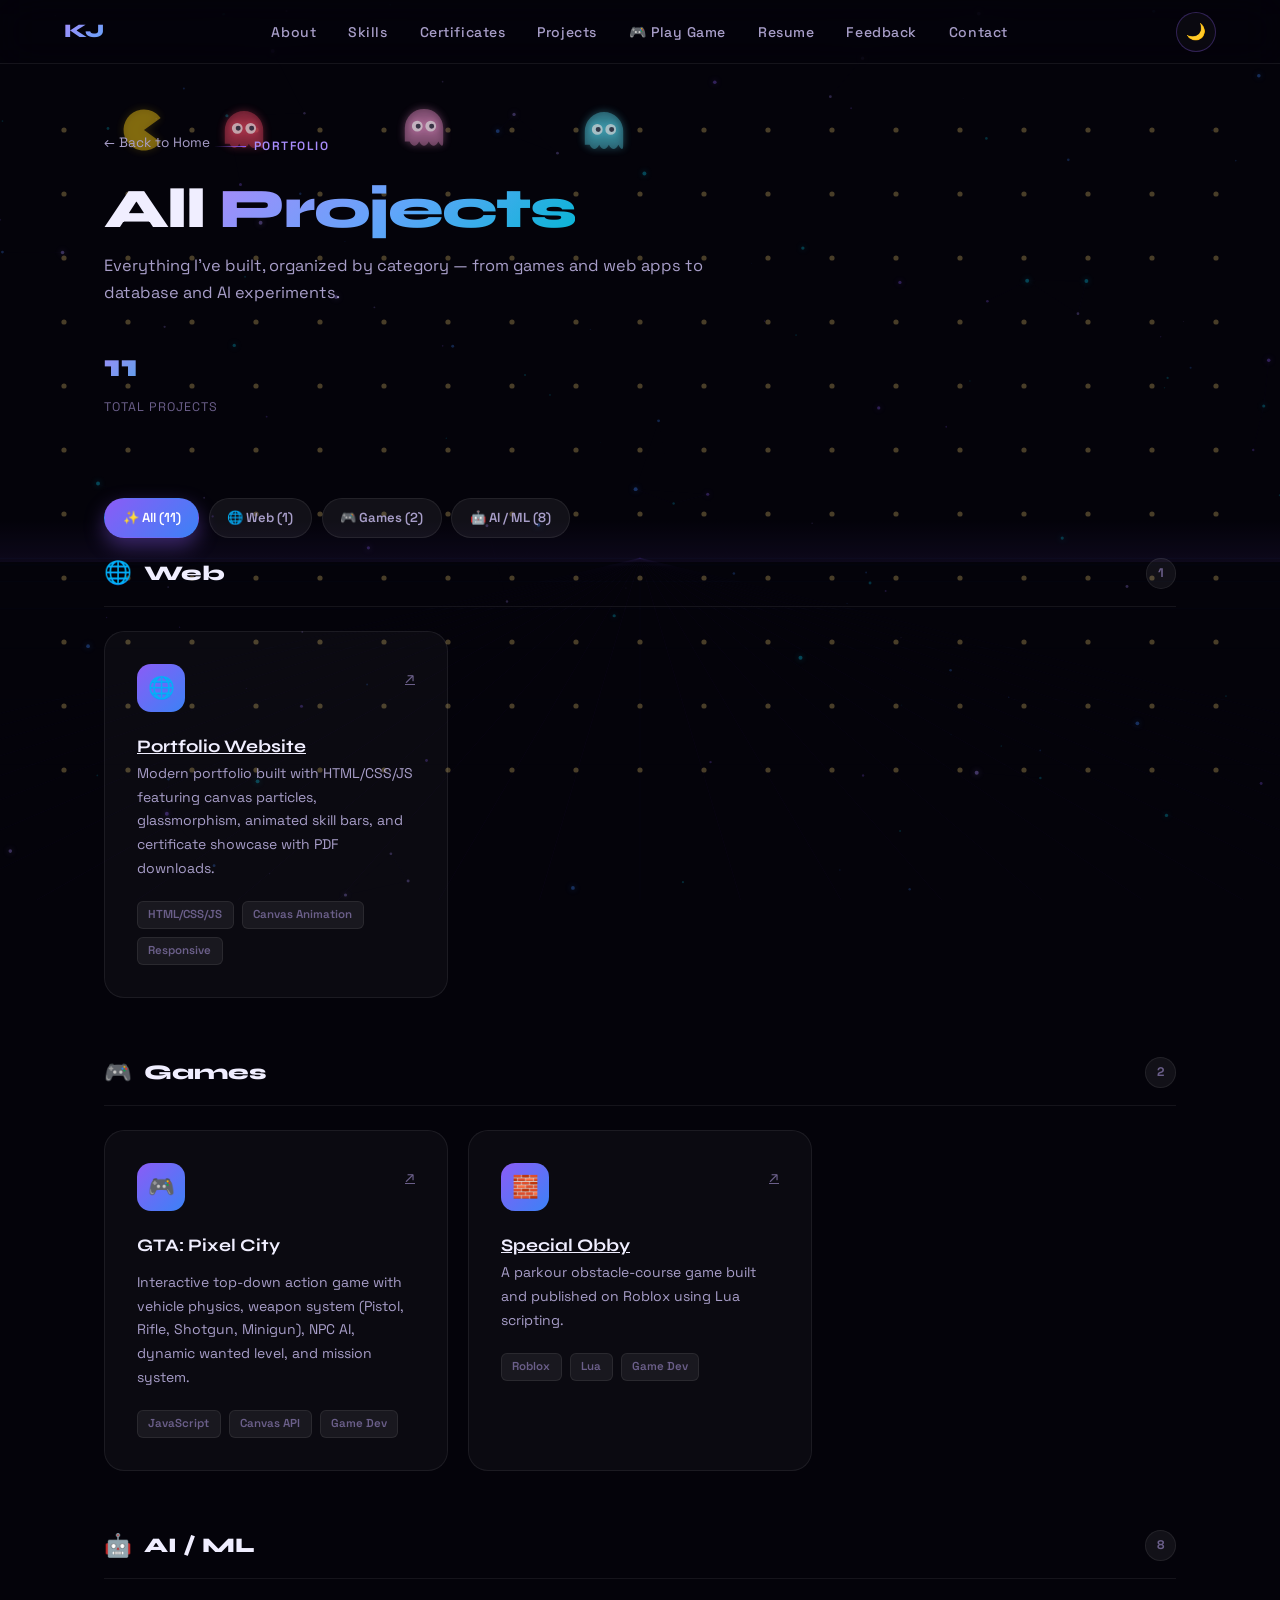
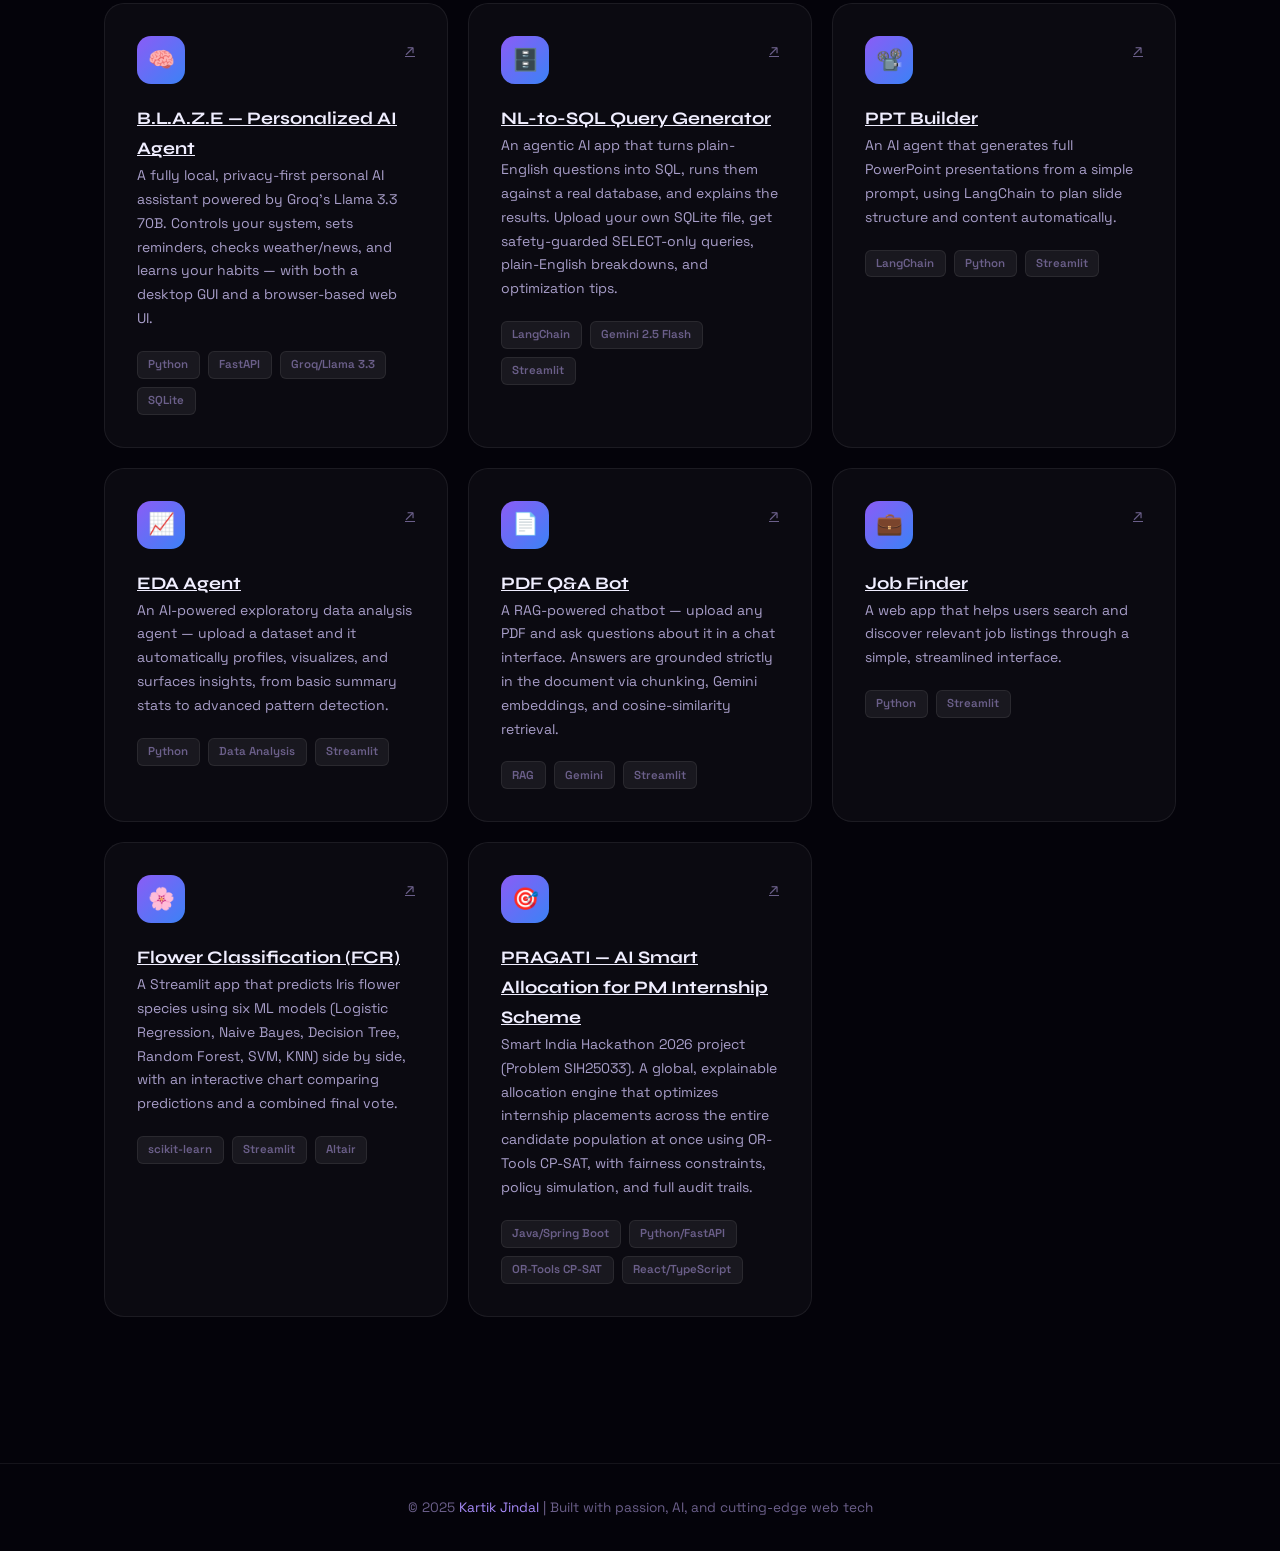
<file: pages/projects.html>
<!DOCTYPE html>
<html lang="en" data-theme="dark">
<head>
<meta charset="UTF-8">
<meta name="viewport" content="width=device-width, initial-scale=1.0">
<title>Projects — Kartik Jindal</title>
<link href="https://fonts.googleapis.com/css2?family=Syne:wght@400;500;600;700;800&family=Space+Grotesk:wght@300;400;500;600&display=swap" rel="stylesheet">
<link rel="stylesheet" href="../css/style.css">
<link rel="icon" href="data:image/svg+xml,<svg xmlns='http://www.w3.org/2000/svg' viewBox='0 0 100 100'><rect fill='%237c3aed' width='100' height='100'/><text x='50' y='60' font-size='60' fill='white' font-weight='bold' text-anchor='middle' dominant-baseline='middle'>K</text></svg>">
</head>
<body>

<canvas id="bg-canvas"></canvas>
<canvas id="pacman-canvas"></canvas>

<nav>
  <a href="../index.html#hero" class="nav-logo">KJ</a>
  <ul class="nav-links" id="nav-links">
    <li><a href="../index.html#about">About</a></li>
    <li><a href="../index.html#skills">Skills</a></li>
    <li><a href="certificates.html">Certificates</a></li>
    <li><a href="projects.html">Projects</a></li>
    <li><a href="#" onclick="document.getElementById('gameModal').style.display='flex'; return false;">🎮 Play Game</a></li>
    <li><a href="../index.html#resume">Resume</a></li>
    <li><a href="../index.html#feedback">Feedback</a></li>
    <li><a href="../index.html#contact">Contact</a></li>
  </ul>
  <div class="nav-actions">
    <button id="theme-toggle" title="Toggle theme">🌙</button>
    <div class="hamburger" id="hamburger" aria-label="Menu">
      <span></span><span></span><span></span>
    </div>
  </div>
</nav>

<main>

<div class="page-hero">
  <a href="../index.html" class="back-link reveal">← Back to Home</a>
  <div class="section-label reveal">Portfolio</div>
  <h2 class="section-title reveal reveal-delay-1">All <span class="gradient-text">Projects</span></h2>
  <p class="page-sub reveal reveal-delay-2">Everything I've built, organized by category — from games and web apps to database and AI experiments.</p>
  <div class="page-stats reveal reveal-delay-3" id="project-stats"></div>
</div>

<section class="section-pad-top">
  <div class="category-filters reveal" id="project-filter-pills"></div>
  <div id="projects-grouped"></div>
</section>

</main>

<footer>
  <p>© 2025 <span>Kartik Jindal</span> | Built with passion, AI, and cutting-edge web tech</p>
</footer>

<!-- Game Modal -->
<div id="gameModal" class="game-modal">
  <div class="game-modal-inner">
    <button onclick="document.getElementById('gameModal').style.display='none'"
            class="game-modal-close">✕</button>
    <iframe src="https://blazeo8.github.io/pixel-city-game/index.html"
            width="100%" height="620px"
            class="game-modal-iframe"
            allowfullscreen></iframe>
  </div>
</div>

<script>window.ASSET_BASE = '../';</script>
<script src="../js/data.js"></script>
<script src="../js/cards.js"></script>
<script src="../js/background.js"></script>
<script src="../js/pacman-bg.js"></script>
<script src="../js/common.js"></script>
<script src="../js/projects.js"></script>
</body>
</html>
</file>
<file: css/style.css>
/* Certificate Image Thumbs */
.cert-thumb-img {
  width: 100%; height: 160px; object-fit: cover; 
}

.cert-links {
  display: flex; gap: 0.5rem; margin-top: 0.75rem; flex-wrap: wrap;
}

.cert-btn {
  padding: 0.3rem 0.8rem; border-radius: 6px; 
  font-size: 0.75rem; font-weight: 600; 
  background: var(--surface2); border: 1px solid var(--border2);
  color: var(--purple2); text-decoration: none; transition: all 0.3s;
}

.cert-btn:hover {
  background: var(--purple); color: white; 
  box-shadow: 0 0 12px var(--glow-p);
}

.cert-btn.download {
  background: linear-gradient(135deg, var(--blue), var(--cyan));
  color: white; border-color: var(--blue);
}

.about-avatar {
  width: 260px; height: 260px; border-radius: 28px; 
  object-fit: cover; border: 4px solid rgba(139,92,246,0.3);
  position: relative; z-index: 2;
}

/* Feedback List Styling */
#feedbackList {
  max-height: 300px; overflow-y: auto; 
  padding: 1rem; background: var(--surface); 
  border-radius: 12px; border: 1px solid var(--border);
}

#feedbackList li {
  padding: 0.75rem; margin-bottom: 0.75rem; 
  background: var(--surface2); border-radius: 8px; 
  text-align: left; list-style: none;
}

#feedbackList li:last-child { margin-bottom: 0; }

*,*::before,*::after{box-sizing:border-box;margin:0;padding:0}
:root{
--bg:#04030a;
--bg2:#080614;
--surface:rgba(255,255,255,0.03);
--surface2:rgba(255,255,255,0.06);
--border:rgba(255,255,255,0.07);
--border2:rgba(139,92,246,0.3);
--text:#f0eeff;
--text2:#a89ec9;
--text3:#6b5f8a;
--purple:#8b5cf6;
--purple2:#a78bfa;
--blue:#3b82f6;
--blue2:#60a5fa;
--cyan:#06b6d4;
--pink:#ec4899;
--glow-p:rgba(139,92,246,0.4);
--glow-b:rgba(59,130,246,0.3);
--glow-c:rgba(6,182,212,0.3);
--nav-h:64px;
--font-head:'Syne',sans-serif;
--font-body:'Space Grotesk',sans-serif;
}
[data-theme="light"]{
--bg:#f8f6ff;
--bg2:#ffffff;
--surface:rgba(139,92,246,0.04);
--surface2:rgba(139,92,246,0.08);
--border:rgba(139,92,246,0.12);
--border2:rgba(139,92,246,0.35);
--text:#1a0a3a;
--text2:#5b3f8a;
--text3:#9b80cc;
--glow-p:rgba(139,92,246,0.2);
--glow-b:rgba(59,130,246,0.15);
--glow-c:rgba(6,182,212,0.15);
}
html{scroll-behavior:smooth;scroll-padding-top:var(--nav-h)}
body{background:var(--bg);color:var(--text);font-family:var(--font-body);font-size:16px;line-height:1.7;overflow-x:hidden;transition:background .4s,color .4s}
::selection{background:rgba(139,92,246,0.35);color:#fff}

/* SCROLLBAR */
::-webkit-scrollbar{width:4px}
::-webkit-scrollbar-track{background:var(--bg)}
::-webkit-scrollbar-thumb{background:var(--purple);border-radius:2px}

/* CANVAS BG */
#bg-canvas{position:fixed;inset:0;z-index:0;pointer-events:none;opacity:.6}
#pacman-canvas{position:fixed;inset:0;z-index:0;pointer-events:none;opacity:.8}

/* NAV */
nav{position:fixed;top:0;left:0;right:0;z-index:100;height:var(--nav-h);display:flex;align-items:center;justify-content:space-between;padding:0 clamp(1.5rem,5vw,4rem);background:rgba(4,3,10,0.6);backdrop-filter:blur(20px);border-bottom:1px solid var(--border);transition:background .4s}
[data-theme="light"] nav{background:rgba(248,246,255,0.7)}
.nav-logo{font-family:var(--font-head);font-weight:800;font-size:1.2rem;background:linear-gradient(135deg,var(--purple2),var(--blue2));-webkit-background-clip:text;-webkit-text-fill-color:transparent;letter-spacing:-.02em}
.nav-links{display:flex;gap:2rem;list-style:none}
.nav-links a{color:var(--text2);text-decoration:none;font-size:.875rem;font-weight:500;letter-spacing:.04em;transition:color .2s;position:relative}
.nav-links a::after{content:'';position:absolute;bottom:-4px;left:0;width:0;height:1px;background:var(--purple);transition:width .3s}
.nav-links a:hover{color:var(--text)}.nav-links a:hover::after{width:100%}
.nav-actions{display:flex;gap:.75rem;align-items:center}
#theme-toggle{width:40px;height:40px;border-radius:50%;border:1px solid var(--border2);background:var(--surface);cursor:pointer;display:flex;align-items:center;justify-content:center;font-size:1rem;transition:all .3s;color:var(--text2)}
#theme-toggle:hover{background:var(--surface2);box-shadow:0 0 16px var(--glow-p);color:var(--text)}
.hamburger{display:none;flex-direction:column;gap:5px;cursor:pointer;padding:8px;border:none;background:none}
.hamburger span{display:block;width:22px;height:2px;background:var(--text2);border-radius:1px;transition:all .3s}

/* MAIN */
main{position:relative;z-index:1}
section{padding:clamp(4rem,10vh,7rem) clamp(1.5rem,5vw,4rem);max-width:1200px;margin:0 auto}

/* SECTION LABEL */
.section-label{display:inline-flex;align-items:center;gap:.5rem;font-size:.75rem;font-weight:600;letter-spacing:.12em;text-transform:uppercase;color:var(--purple2);margin-bottom:1rem;opacity:.8}
.section-label::before{content:'';display:block;width:2rem;height:1px;background:linear-gradient(90deg,transparent,var(--purple))}
.section-title{font-family:var(--font-head);font-size:clamp(2rem,5vw,3.5rem);font-weight:800;line-height:1.1;letter-spacing:-.03em;margin-bottom:1.5rem}
.gradient-text{background:linear-gradient(135deg,var(--purple2) 0%,var(--blue2) 50%,var(--cyan) 100%);-webkit-background-clip:text;-webkit-text-fill-color:transparent}

/* REVEAL ANIMATION */
.reveal{opacity:0;transform:translateY(32px);transition:opacity .7s cubic-bezier(.16,1,.3,1),transform .7s cubic-bezier(.16,1,.3,1)}
.reveal.visible{opacity:1;transform:translateY(0)}
.reveal-delay-1{transition-delay:.1s}
.reveal-delay-2{transition-delay:.2s}
.reveal-delay-3{transition-delay:.3s}
.reveal-delay-4{transition-delay:.4s}

/* ===== HERO ===== */
#hero{min-height:100vh;display:flex;flex-direction:column;justify-content:center;padding-top:calc(var(--nav-h) + 2rem);position:relative;overflow:hidden}
.hero-content{position:relative;z-index:2}
.hero-eyebrow{display:inline-flex;align-items:center;gap:.75rem;padding:.5rem 1.25rem;background:var(--surface2);border:1px solid var(--border2);border-radius:100px;font-size:.8rem;font-weight:500;color:var(--purple2);margin-bottom:2rem;animation:fadeDown .8s ease both}
.hero-eyebrow span{width:6px;height:6px;background:var(--cyan);border-radius:50%;animation:pulse-dot 2s infinite}
@keyframes fadeDown{from{opacity:0;transform:translateY(-16px)}to{opacity:1;transform:translateY(0)}}
@keyframes pulse-dot{0%,100%{box-shadow:0 0 0 0 rgba(6,182,212,.6)}50%{box-shadow:0 0 0 6px rgba(6,182,212,0)}}
.hero-name{font-family:var(--font-head);font-size:clamp(3rem,9vw,7rem);font-weight:800;line-height:1;letter-spacing:-.04em;margin-bottom:1rem;animation:fadeUp .8s .15s ease both}
@keyframes fadeUp{from{opacity:0;transform:translateY(24px)}to{opacity:1;transform:translateY(0)}}
.hero-name .line1{display:block;color:var(--text)}
.hero-name .line2{display:block;background:linear-gradient(135deg,var(--purple) 0%,var(--blue) 40%,var(--cyan) 100%);-webkit-background-clip:text;-webkit-text-fill-color:transparent}
.typing-container{font-size:clamp(1rem,2.5vw,1.35rem);color:var(--text2);min-height:2em;margin-bottom:2.5rem;animation:fadeUp .8s .3s ease both}
.cursor{display:inline-block;width:2px;height:1.1em;background:var(--purple);margin-left:2px;vertical-align:middle;animation:blink 1s infinite}
@keyframes blink{0%,100%{opacity:1}50%{opacity:0}}
.hero-desc{max-width:540px;color:var(--text2);font-size:1.05rem;line-height:1.8;margin-bottom:3rem;animation:fadeUp .8s .45s ease both}
.hero-cta{display:flex;flex-wrap:wrap;gap:1rem;animation:fadeUp .8s .6s ease both}
.btn-primary{display:inline-flex;align-items:center;gap:.6rem;padding:.875rem 2rem;background:linear-gradient(135deg,var(--purple),var(--blue));border:none;border-radius:12px;color:#fff;font-family:var(--font-body);font-size:.95rem;font-weight:600;cursor:pointer;text-decoration:none;transition:all .3s;position:relative;overflow:hidden}
.btn-primary::before{content:'';position:absolute;inset:0;background:linear-gradient(135deg,var(--blue),var(--cyan));opacity:0;transition:opacity .3s}
.btn-primary:hover{transform:translateY(-2px);box-shadow:0 16px 40px rgba(139,92,246,.4)}
.btn-primary:hover::before{opacity:1}
.btn-primary span{position:relative;z-index:1}
.btn-outline{display:inline-flex;align-items:center;gap:.6rem;padding:.875rem 2rem;background:transparent;border:1px solid var(--border2);border-radius:12px;color:var(--text);font-family:var(--font-body);font-size:.95rem;font-weight:500;cursor:pointer;text-decoration:none;transition:all .3s}
.btn-outline:hover{background:var(--surface2);border-color:var(--purple);box-shadow:0 0 24px var(--glow-p);transform:translateY(-2px)}
.hero-scroll{position:absolute;bottom:2.5rem;left:50%;transform:translateX(-50%);display:flex;flex-direction:column;align-items:center;gap:.5rem;color:var(--text3);font-size:.75rem;letter-spacing:.1em;animation:fadeUp 1s 1.2s ease both}
.scroll-line{width:1px;height:40px;background:linear-gradient(to bottom,var(--purple),transparent);animation:scrollPulse 2s infinite}
@keyframes scrollPulse{0%{transform:scaleY(1);opacity:1}100%{transform:scaleY(0);opacity:0;transform-origin:top}}
.hero-glow{position:absolute;top:50%;left:40%;transform:translate(-50%,-50%);width:600px;height:600px;background:radial-gradient(ellipse,rgba(139,92,246,.15) 0%,transparent 70%);pointer-events:none;z-index:1;animation:glowPulse 4s ease-in-out infinite}
@keyframes glowPulse{0%,100%{transform:translate(-50%,-50%) scale(1)}50%{transform:translate(-50%,-50%) scale(1.1)}}

/* ===== ABOUT ===== */
#about .about-grid{display:grid;grid-template-columns:1fr 1fr;gap:4rem;align-items:center}
.about-image-wrap{position:relative;display:flex;justify-content:center}
.about-avatar{width:260px;height:260px;border-radius:28px;background:linear-gradient(135deg,var(--purple),var(--blue),var(--cyan));display:flex;align-items:center;justify-content:center;font-family:var(--font-head);font-size:6rem;font-weight:800;color:rgba(255,255,255,.9);position:relative;animation:float 4s ease-in-out infinite}
@keyframes float{0%,100%{transform:translateY(0) rotate(-1deg)}50%{transform:translateY(-14px) rotate(1deg)}}
.avatar-ring{position:absolute;inset:-16px;border-radius:40px;border:1px solid rgba(139,92,246,.3);animation:rotate-ring 8s linear infinite}
.avatar-ring2{position:absolute;inset:-32px;border-radius:52px;border:1px solid rgba(59,130,246,.15);animation:rotate-ring 14s linear infinite reverse}
@keyframes rotate-ring{to{transform:rotate(360deg)}}
.avatar-blob{position:absolute;inset:-60px;background:radial-gradient(ellipse,rgba(139,92,246,.15),transparent 70%);z-index:-1}
.about-text p{color:var(--text2);font-size:1.05rem;margin-bottom:1.25rem;line-height:1.8}
.about-tags{display:flex;flex-wrap:wrap;gap:.6rem;margin-top:1.5rem}
.tag{padding:.35rem .9rem;border-radius:100px;background:var(--surface2);border:1px solid var(--border2);font-size:.8rem;font-weight:500;color:var(--purple2);transition:all .2s}
.tag:hover{background:rgba(139,92,246,.15);box-shadow:0 0 12px var(--glow-p)}

/* ===== SKILLS ===== */
#skills{background:transparent}
.skills-grid{display:grid;grid-template-columns:repeat(auto-fill,minmax(200px,1fr));gap:1.25rem;margin-top:2.5rem}
.skill-card{padding:1.75rem 1.5rem;background:var(--surface);border:1px solid var(--border);border-radius:20px;cursor:default;transition:all .4s cubic-bezier(.16,1,.3,1);position:relative;overflow:hidden}
.skill-card::before{content:'';position:absolute;inset:0;background:linear-gradient(135deg,var(--purple),var(--blue));opacity:0;transition:opacity .4s}
.skill-card:hover{transform:translateY(-6px) scale(1.02);border-color:var(--border2);box-shadow:0 20px 50px var(--glow-p)}
.skill-card:hover::before{opacity:.07}
.skill-icon{font-size:2rem;margin-bottom:1rem;display:block;transition:transform .4s}
.skill-card:hover .skill-icon{transform:scale(1.2) rotate(-5deg)}
.skill-name{font-family:var(--font-head);font-size:1rem;font-weight:700;color:var(--text);margin-bottom:.4rem}
.skill-desc{font-size:.8rem;color:var(--text2);line-height:1.5}
.skill-bar-wrap{margin-top:1rem;height:3px;background:var(--border);border-radius:2px;overflow:hidden}
.skill-bar{height:100%;background:linear-gradient(90deg,var(--purple),var(--blue));border-radius:2px;width:0;transition:width 1.2s cubic-bezier(.16,1,.3,1)}

/* ===== CERTS ===== */
#certificates .certs-header{display:flex;align-items:center;flex-wrap:wrap;gap:1rem;margin-bottom:2.5rem}
.cert-search{flex:1;min-width:220px;padding:.65rem 1.25rem;background:var(--surface2);border:1px solid var(--border);border-radius:12px;color:var(--text);font-family:var(--font-body);font-size:.9rem;outline:none;transition:all .3s}
.cert-search::placeholder{color:var(--text3)}
.cert-search:focus{border-color:var(--border2);box-shadow:0 0 0 3px rgba(139,92,246,.1)}
.certs-grid{display:grid;grid-template-columns:repeat(auto-fill,minmax(280px,1fr));gap:1.25rem}

.cert-card{background:var(--surface);border:1px solid var(--border);border-radius:20px;overflow:hidden;cursor:pointer;transition:all .4s cubic-bezier(.16,1,.3,1);position:relative}
.cert-card:hover{transform:translateY(-6px);border-color:var(--border2);box-shadow:0 20px 50px var(--glow-b)}
.cert-thumb{height:160px;background:linear-gradient(135deg,var(--purple) 0%,var(--blue) 100%);display:flex;align-items:center;justify-content:center;font-size:3rem;position:relative;overflow:hidden}
.cert-thumb::after{content:'';position:absolute;inset:0;background:linear-gradient(to bottom,transparent 40%,rgba(0,0,0,.5))}
.cert-body{padding:1.25rem}
.cert-title{font-family:var(--font-head);font-weight:700;font-size:1rem;color:var(--text);margin-bottom:.35rem}
.cert-issuer{font-size:.8rem;color:var(--text2)}
.cert-badge{display:inline-flex;align-items:center;gap:.3rem;padding:.25rem .7rem;border-radius:100px;background:rgba(139,92,246,.12);border:1px solid rgba(139,92,246,.2);font-size:.72rem;font-weight:600;color:var(--purple2);margin-top:.75rem}
.cert-card[hidden]{display:none!important}

/* ===== PROJECTS ===== */
.projects-grid{display:grid;grid-template-columns:repeat(auto-fill,minmax(320px,1fr));gap:1.5rem;margin-top:2.5rem}
.project-card{background:var(--surface);border:1px solid var(--border);border-radius:20px;padding:2rem;transition:all .4s cubic-bezier(.16,1,.3,1);position:relative;overflow:hidden;cursor:pointer}
.project-card::before{content:'';position:absolute;inset:0;background:var(--pc-grad,linear-gradient(135deg,var(--purple),var(--blue)));opacity:0;transition:opacity .4s}
.project-card:hover{transform:translateY(-8px);box-shadow:0 24px 60px var(--glow-p);border-color:var(--border2)}
.project-card:hover::before{opacity:.06}
.project-header{display:flex;justify-content:space-between;align-items:flex-start;margin-bottom:1.25rem}
.project-icon{width:48px;height:48px;border-radius:14px;background:linear-gradient(135deg,var(--purple),var(--blue));display:flex;align-items:center;justify-content:center;font-size:1.35rem;flex-shrink:0}
.project-link-icon{color:var(--text3);transition:color .2s,transform .2s}
.project-card:hover .project-link-icon{color:var(--purple2);transform:translate(3px,-3px)}
.project-title{font-family:var(--font-head);font-weight:700;font-size:1.1rem;color:var(--text);margin-bottom:.6rem}
.project-desc{font-size:.875rem;color:var(--text2);line-height:1.7;margin-bottom:1.25rem}
.project-tags{display:flex;flex-wrap:wrap;gap:.5rem}
.project-tag{padding:.2rem .65rem;border-radius:6px;background:var(--surface2);border:1px solid var(--border);font-size:.72rem;font-weight:600;color:var(--text3);transition:all .2s}
.project-card:hover .project-tag{border-color:var(--border2);color:var(--purple2)}

/* ===== RESUME ===== */
#resume{text-align:center}
.resume-box{display:inline-flex;flex-direction:column;align-items:center;gap:2rem;padding:4rem;background:var(--surface);border:1px solid var(--border);border-radius:28px;max-width:540px;width:100%;position:relative;overflow:hidden}
.resume-box::before{content:'';position:absolute;inset:0;background:linear-gradient(135deg,rgba(139,92,246,.05),rgba(59,130,246,.05));pointer-events:none}
.resume-icon{font-size:3.5rem;animation:float 4s ease-in-out infinite}
.resume-box h3{font-family:var(--font-head);font-size:1.5rem;font-weight:800;color:var(--text)}
.resume-box p{color:var(--text2);font-size:.95rem}
.btn-download{display:inline-flex;align-items:center;gap:.75rem;padding:1rem 2.5rem;background:linear-gradient(135deg,var(--purple),var(--blue));border:none;border-radius:14px;color:#fff;font-family:var(--font-body);font-size:1rem;font-weight:600;cursor:pointer;text-decoration:none;transition:all .3s;position:relative;overflow:hidden}
.btn-download::after{content:'';position:absolute;top:50%;left:50%;width:0;height:0;background:rgba(255,255,255,.15);border-radius:50%;transform:translate(-50%,-50%);transition:width .5s,height .5s}
.btn-download:hover::after{width:300px;height:300px}
.btn-download:hover{transform:translateY(-3px);box-shadow:0 20px 50px rgba(139,92,246,.5)}

/* ===== CONTACT ===== */
#contact .contact-grid{display:grid;grid-template-columns:1fr 1.4fr;gap:4rem;align-items:start}
.contact-info h2{font-family:var(--font-head);font-size:clamp(1.5rem,4vw,2.5rem);font-weight:800;line-height:1.2;margin-bottom:1rem}
.contact-info p{color:var(--text2);line-height:1.8;margin-bottom:2rem}
.social-links{display:flex;flex-direction:column;gap:.75rem}
.social-link{display:flex;align-items:center;gap:1rem;padding:.85rem 1.25rem;background:var(--surface);border:1px solid var(--border);border-radius:14px;color:var(--text2);text-decoration:none;transition:all .3s;font-weight:500}
.social-link:hover{background:var(--surface2);border-color:var(--border2);color:var(--text);box-shadow:0 8px 24px var(--glow-p);transform:translateX(4px)}
.social-icon{width:36px;height:36px;border-radius:10px;background:linear-gradient(135deg,var(--purple),var(--blue));display:flex;align-items:center;justify-content:center;font-size:1rem;flex-shrink:0}
.contact-form{background:var(--surface);border:1px solid var(--border);border-radius:24px;padding:2.5rem}
.form-group{margin-bottom:1.5rem;position:relative}
.form-group label{display:block;font-size:.8rem;font-weight:600;letter-spacing:.06em;text-transform:uppercase;color:var(--text3);margin-bottom:.6rem;transition:color .2s}
.form-group:focus-within label{color:var(--purple2)}
.form-control{width:100%;padding:.85rem 1.25rem;background:var(--surface2);border:1px solid var(--border);border-radius:12px;color:var(--text);font-family:var(--font-body);font-size:.95rem;outline:none;transition:all .3s;resize:none}
.form-control::placeholder{color:var(--text3)}
.form-control:focus{border-color:var(--border2);box-shadow:0 0 0 3px rgba(139,92,246,.1),0 0 20px rgba(139,92,246,.05)}
textarea.form-control{height:130px}
.form-row{display:grid;grid-template-columns:1fr 1fr;gap:1rem}
.submit-btn{width:100%;padding:1rem;background:linear-gradient(135deg,var(--purple),var(--blue));border:none;border-radius:12px;color:#fff;font-family:var(--font-body);font-size:1rem;font-weight:600;cursor:pointer;transition:all .3s;position:relative;overflow:hidden}
.submit-btn:hover{transform:translateY(-2px);box-shadow:0 16px 40px rgba(139,92,246,.4)}

/* ===== FOOTER ===== */
footer{border-top:1px solid var(--border);padding:2rem clamp(1.5rem,5vw,4rem);text-align:center;color:var(--text3);font-size:.85rem;position:relative;z-index:1}
footer span{color:var(--purple2)}

/* ===== CATALOG PAGE HEADER ===== */
.page-hero{padding:calc(var(--nav-h) + 4rem) clamp(1.5rem,5vw,4rem) 2rem;max-width:1200px;margin:0 auto;position:relative;z-index:1}
.page-hero .back-link{display:inline-flex;align-items:center;gap:.4rem;color:var(--text2);text-decoration:none;font-size:.85rem;margin-bottom:1.5rem;transition:color .2s}
.page-hero .back-link:hover{color:var(--purple2)}
.page-hero .section-title{margin-bottom:.75rem}
.page-hero .page-sub{color:var(--text2);max-width:640px;font-size:1.02rem;line-height:1.7}
.page-stats{display:flex;gap:2rem;margin-top:2rem;flex-wrap:wrap}
.page-stat{display:flex;flex-direction:column;gap:.2rem}
.page-stat-num{font-family:var(--font-head);font-size:2rem;font-weight:800;background:linear-gradient(135deg,var(--purple2),var(--cyan));-webkit-background-clip:text;-webkit-text-fill-color:transparent}
.page-stat-label{font-size:.78rem;color:var(--text3);text-transform:uppercase;letter-spacing:.08em}

/* ===== CATEGORY FILTER PILLS ===== */
.category-filters{display:flex;gap:.6rem;flex-wrap:wrap;margin:2rem 0 1rem}
.cat-pill{display:inline-flex;align-items:center;gap:.4rem;padding:.5rem 1.1rem;border-radius:100px;background:var(--surface2);border:1px solid var(--border);color:var(--text2);font-size:.82rem;font-weight:600;cursor:pointer;transition:all .25s;user-select:none}
.cat-pill:hover{border-color:var(--border2);color:var(--text)}
.cat-pill.active{background:linear-gradient(135deg,var(--purple),var(--blue));color:#fff;border-color:transparent;box-shadow:0 8px 20px var(--glow-p)}

/* ===== CATEGORY SECTION BLOCKS (grouped catalog view) ===== */
.category-block{margin-bottom:3.5rem}
.category-block[hidden]{display:none}
.category-header{display:flex;align-items:center;gap:.75rem;margin-bottom:1.5rem;padding-bottom:.85rem;border-bottom:1px solid var(--border)}
.category-header .category-icon{font-size:1.4rem}
.category-header h3{font-family:var(--font-head);font-size:1.3rem;font-weight:800;color:var(--text)}
.category-count{margin-left:auto;font-size:.78rem;font-weight:700;color:var(--text3);background:var(--surface2);padding:.25rem .7rem;border-radius:100px;border:1px solid var(--border)}
.cert-grid-inner,.projects-grid-inner{display:grid;grid-template-columns:repeat(auto-fill,minmax(280px,1fr));gap:1.25rem}
.projects-grid-inner{grid-template-columns:repeat(auto-fill,minmax(320px,1fr))}

/* ===== LOCKED / IN-PROGRESS CERT CARDS ===== */
.cert-thumb-placeholder{height:160px;display:flex;align-items:center;justify-content:center;font-size:2.25rem;background:repeating-linear-gradient(135deg,var(--surface2),var(--surface2) 10px,var(--surface) 10px,var(--surface) 20px);opacity:.7}
.cert-card.cert-locked{opacity:.72}
.cert-card.cert-locked:hover{opacity:1}
.cert-badge-progress{background:rgba(6,182,212,.12);border-color:rgba(6,182,212,.25);color:var(--cyan)}
.view-all-link{display:inline-flex;align-items:center;gap:.5rem;margin-top:2rem;padding:.8rem 1.75rem;border-radius:12px;background:var(--surface2);border:1px solid var(--border2);color:var(--text);text-decoration:none;font-weight:600;font-size:.9rem;transition:all .3s}
.view-all-link:hover{background:linear-gradient(135deg,var(--purple),var(--blue));color:#fff;box-shadow:0 12px 30px var(--glow-p);transform:translateY(-2px)}
.section-footer-cta{display:flex;justify-content:center;margin-top:1rem}

/* MOBILE */
@media(max-width:768px){
nav .nav-links{display:none;position:fixed;inset:var(--nav-h) 0 0 0;background:rgba(4,3,10,.97);flex-direction:column;align-items:center;justify-content:center;gap:2rem;z-index:99}
[data-theme="light"] nav .nav-links{background:rgba(248,246,255,.97)}
nav .nav-links.open{display:flex}
.hamburger{display:flex}
#about .about-grid{grid-template-columns:1fr;gap:2.5rem}
.about-image-wrap{order:-1}
#contact .contact-grid{grid-template-columns:1fr;gap:2.5rem}
.form-row{grid-template-columns:1fr}
.hero-name{font-size:clamp(2.5rem,12vw,4rem)}
.resume-box{padding:2.5rem 1.5rem}
}


/* ===== UTILITY CLASSES (replacing inline styles) ===== */
.avatar-wrap{position:relative;display:inline-block}
.flex-center{display:flex;justify-content:center}
.text-muted-top{color:var(--text2);margin-top:.5rem}
.form-narrow{max-width:600px;margin:0 auto}
.feedback-msg{margin-top:1rem;text-align:center}
.feedback-list-wrap{margin-top:2rem}
.contact-email-line{color:var(--text2);line-height:1.8;margin-bottom:2rem}
.social-link-title{font-size:.95rem;font-weight:600;color:var(--text)}
.social-link-sub{font-size:.8rem;color:var(--text3)}
.social-icon-linkedin{background:linear-gradient(135deg,#0ea5e9,#3b82f6)}
.social-icon-email{background:linear-gradient(135deg,#ec4899,#8b5cf6)}
.section-pad-top{padding-top:1rem}

/* Game modal */
.game-modal{display:none;position:fixed;inset:0;background:rgba(0,0,0,0.85);z-index:9999;align-items:center;justify-content:center}
.game-modal.open{display:flex}
.game-modal-inner{position:relative;width:90%;max-width:960px}
.game-modal-close{position:absolute;top:-40px;right:0;color:#fff;background:none;border:none;font-size:28px;cursor:pointer;line-height:1}
.game-modal-iframe{border:none;border-radius:12px;display:block}

/* Certificate image modal (lightbox) */
.cert-modal{position:fixed;inset:0;background:rgba(0,0,0,0.9);z-index:9999;display:flex;align-items:center;justify-content:center;padding:2rem;opacity:0;pointer-events:none;transition:opacity 0.28s ease}
.cert-modal.open{opacity:1;pointer-events:auto;cursor:zoom-out}
.cert-modal-inner{position:relative;max-width:min(92vw,1000px);max-height:88vh;cursor:default;transform:scale(0.82) translateY(30px);opacity:0;transition:transform 0.38s cubic-bezier(.19,1.15,.32,1),opacity 0.3s ease}
.cert-modal.open .cert-modal-inner{transform:scale(1) translateY(0);opacity:1}
.cert-modal-close{position:absolute;top:-42px;right:0;color:#fff;background:none;border:none;font-size:28px;cursor:pointer;line-height:1}
.cert-modal-img-wrap{overflow:hidden;border-radius:12px;max-width:100%;max-height:88vh;display:flex;align-items:center;justify-content:center;box-shadow:0 20px 60px rgba(0,0,0,0.6);background:#fff}
.cert-modal-img{display:block;max-width:100%;max-height:88vh;user-select:none;-webkit-user-drag:none;transform-origin:center center;transition:transform 0.15s ease-out;cursor:zoom-in}
.cert-modal-img.zoomed{cursor:grab}
.cert-modal-img.dragging{cursor:grabbing;transition:none}
.cert-modal-title{color:#fff;text-align:center;margin-top:0.75rem;font-size:0.95rem;opacity:0.85}
.cert-zoom-controls{position:absolute;top:-42px;left:0;display:flex;gap:0.4rem;align-items:center}
.cert-zoom-btn{background:rgba(255,255,255,0.12);border:1px solid rgba(255,255,255,0.25);color:#fff;width:32px;height:32px;border-radius:8px;font-size:18px;cursor:pointer;display:flex;align-items:center;justify-content:center;line-height:1}
.cert-zoom-btn:hover{background:rgba(255,255,255,0.22)}
.cert-zoom-level{color:#fff;font-size:0.8rem;opacity:0.8;min-width:42px;text-align:center;cursor:pointer}
</file>
